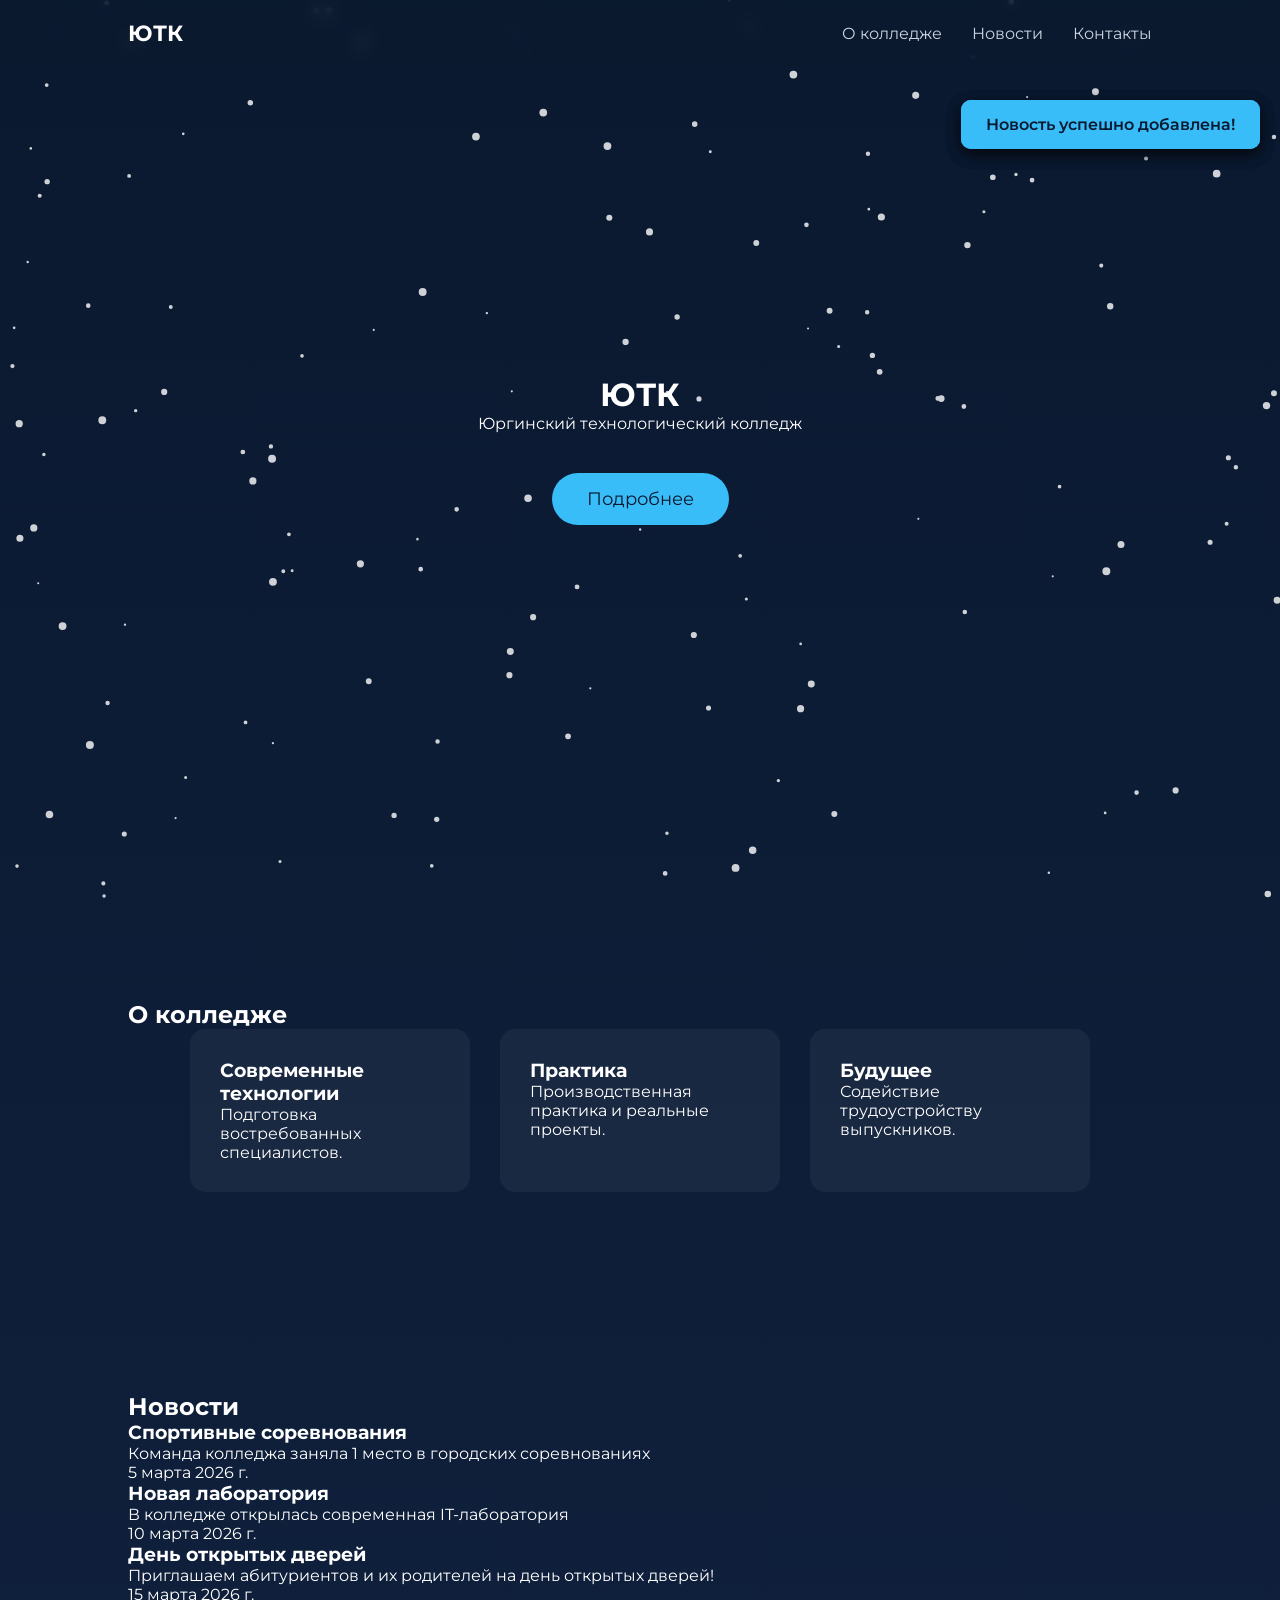
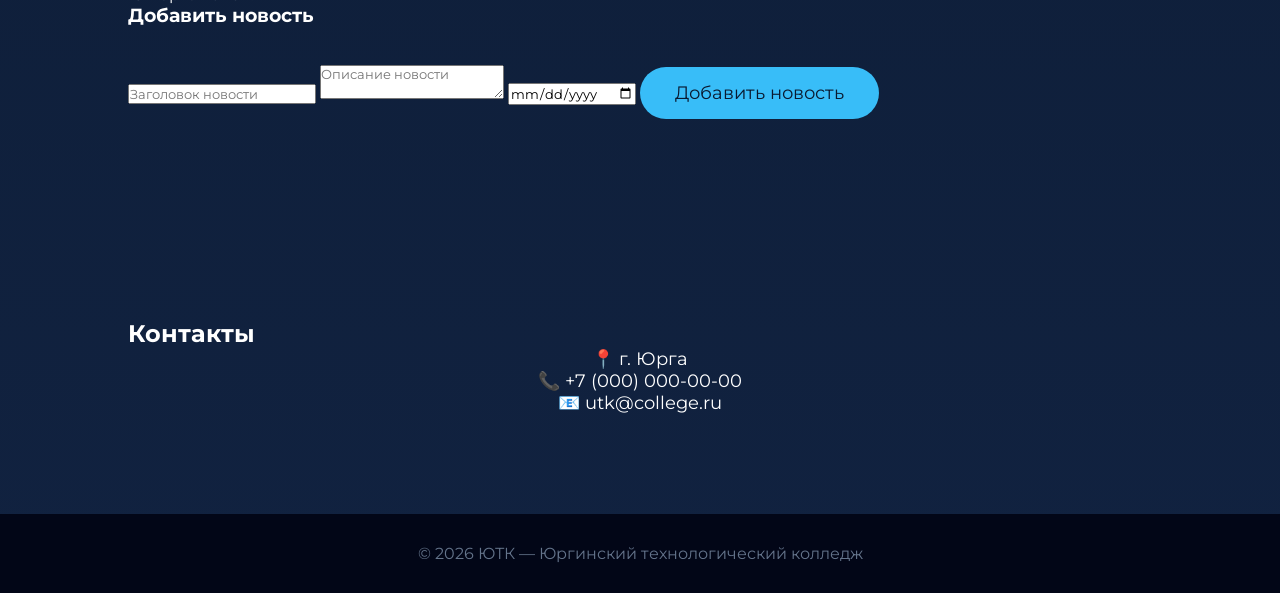
<file: index.html>
<!DOCTYPE html>
<html lang="ru">
<head>
    <meta charset="UTF-8">
    <meta name="viewport" content="width=device-width, initial-scale=1.0">
    <title>ЮТК — Юргинский технологический колледж</title>
    <link rel="stylesheet" href="style.css">
    <link href="https://fonts.googleapis.com/css2?family=Montserrat:wght@300;400;600;700&display=swap" rel="stylesheet">
    <link href="https://unpkg.com/aos@2.3.1/dist/aos.css" rel="stylesheet">
</head>
<body>

<canvas id="snow"></canvas>

<nav>
    <div class="logo">ЮТК</div>
    <div class="menu" id="menu">
        <a href="#about">О колледже</a>
        <a href="#news">Новости</a>
        <a href="#contacts">Контакты</a>
    </div>
    <div class="burger" id="burger">
        <span></span>
        <span></span>
        <span></span>
    </div>
</nav>

<header>
    <h1 data-aos="fade-down">ЮТК</h1>
    <p data-aos="fade-up" data-aos-delay="200">Юргинский технологический колледж</p>
    <button class="btn" id="scrollBtn" data-aos="zoom-in" data-aos-delay="400">Подробнее</button>
</header>

<section id="about">
    <h2 data-aos="fade-right">О колледже</h2>
    <div class="cards">
        <div class="card" data-aos="flip-left" data-aos-delay="100">
            <h3>Современные технологии</h3>
            <p>Подготовка востребованных специалистов.</p>
        </div>
        <div class="card" data-aos="flip-left" data-aos-delay="300">
            <h3>Практика</h3>
            <p>Производственная практика и реальные проекты.</p>
        </div>
        <div class="card" data-aos="flip-left" data-aos-delay="500">
            <h3>Будущее</h3>
            <p>Содействие трудоустройству выпускников.</p>
        </div>
    </div>
</section>

<section id="news">
    <h2 data-aos="fade-right">Новости</h2>
    <div class="news-container" id="newsContainer">
        <!-- Новости будут добавляться сюда -->
    </div>
    
    <div class="add-news-form" data-aos="fade-up">
        <h3>Добавить новость</h3>
        <input type="text" id="newsTitle" placeholder="Заголовок новости" class="news-input">
        <textarea id="newsDesc" placeholder="Описание новости" class="news-input"></textarea>
        <input type="date" id="newsDate" class="news-input">
        <button class="btn news-btn" onclick="addNews()">Добавить новость</button>
    </div>
</section>

<section id="contacts">
    <h2 data-aos="fade-right">Контакты</h2>
    <p class="contact" data-aos="fade-up" data-aos-delay="200">
        📍 г. Юрга<br>
        📞 +7 (000) 000-00-00<br>
        📧 utk@college.ru
    </p>
</section>

<footer>
    © 2026 ЮТК — Юргинский технологический колледж
</footer>

<script src="https://unpkg.com/aos@2.3.1/dist/aos.js"></script>
<script src="script.js"></script>
</body>
</html>
</file>
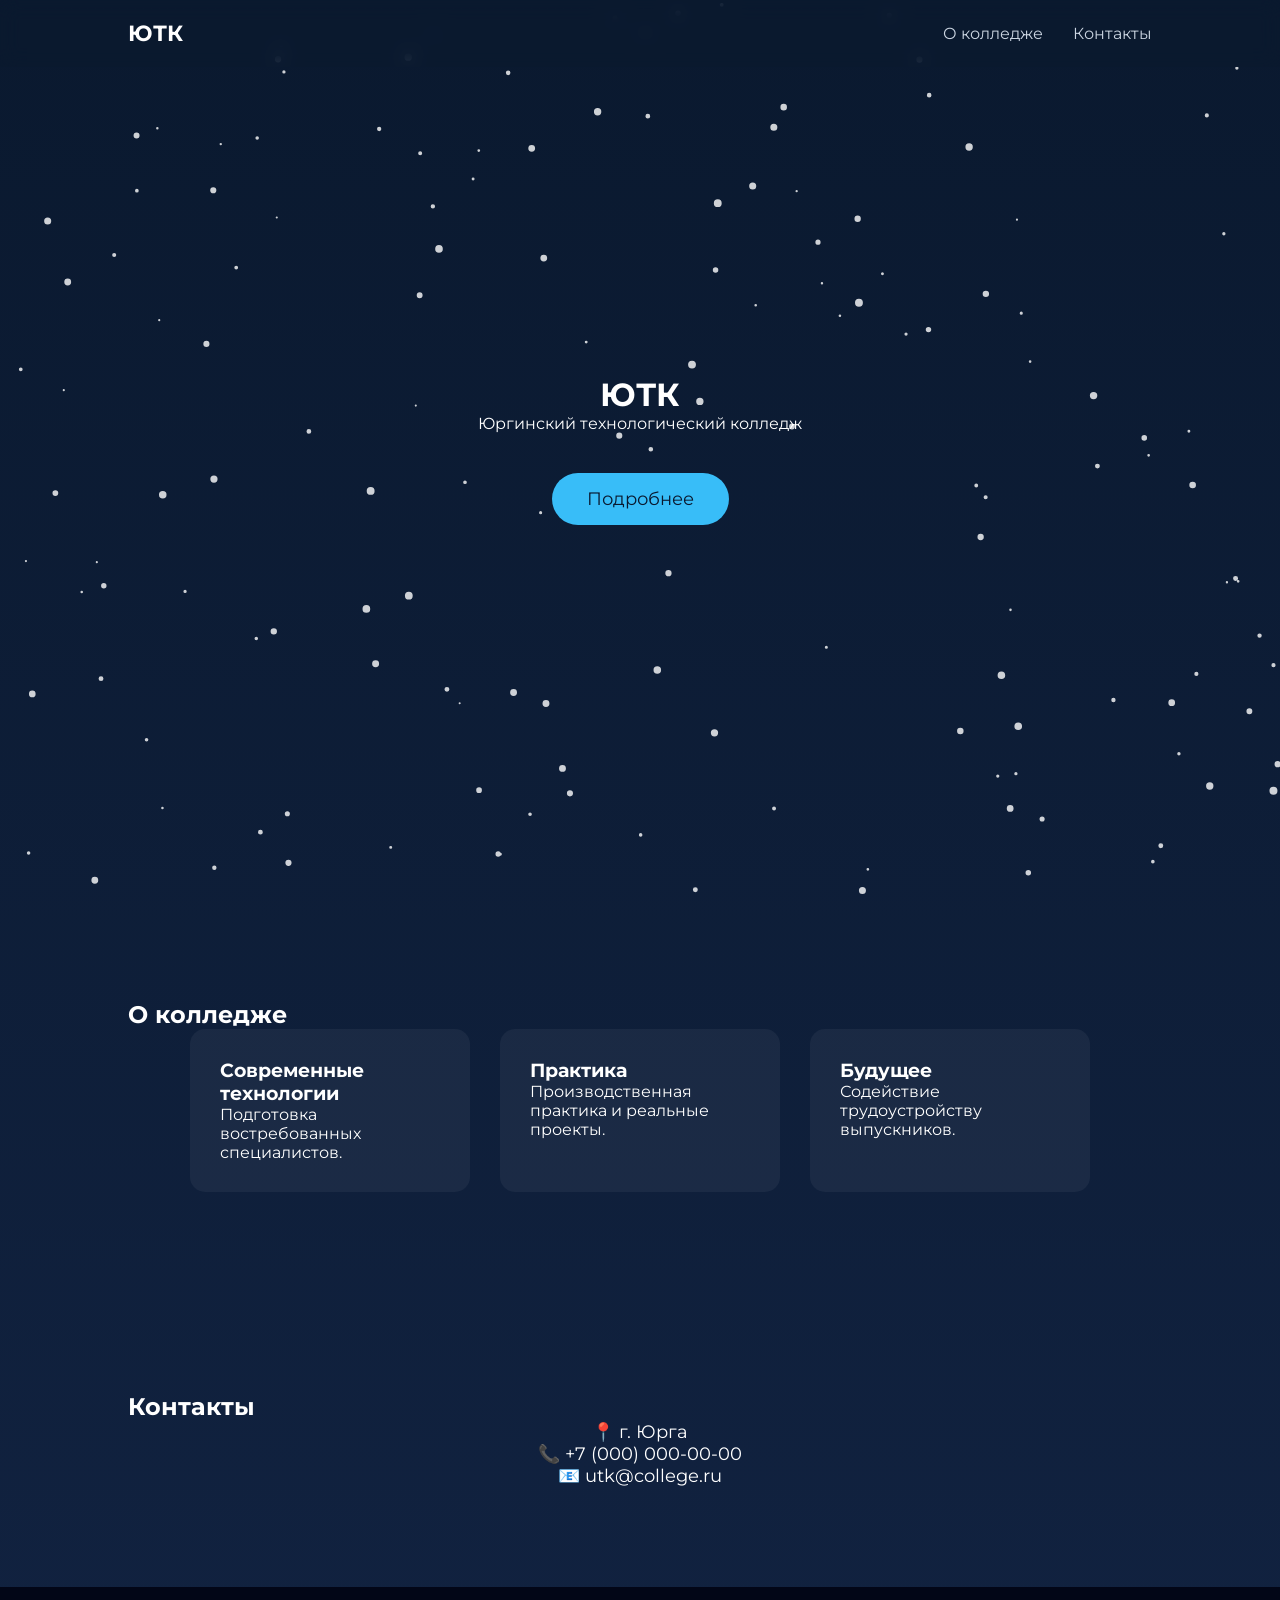
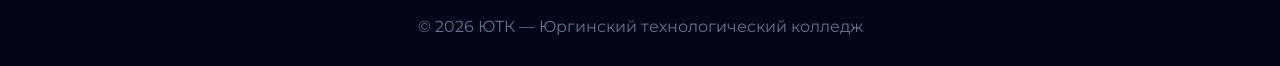
<file: html.html>
<!DOCTYPE html>
<html lang="ru">
<head>
<meta charset="UTF-8">
<meta name="viewport" content="width=device-width, initial-scale=1.0">
<title>ЮТК — Юргинский технологический колледж</title>
<link rel="stylesheet" href="style.css">
<link href="https://fonts.googleapis.com/css2?family=Montserrat:wght@300;400;600;700&display=swap" rel="stylesheet">
</head>
<body>

<canvas id="snow"></canvas>

<nav>
    <div class="logo">ЮТК</div>
    <div class="menu" id="menu">
        <a href="#about">О колледже</a>
        <a href="#contacts">Контакты</a>
    </div>
    <div class="burger" id="burger">
        <span></span>
        <span></span>
        <span></span>
    </div>
</nav>

<header>
    <h1>ЮТК</h1>
    <p>Юргинский технологический колледж</p>
    <button class="btn" id="scrollBtn">Подробнее</button>
</header>

<section id="about">
    <h2>О колледже</h2>
    <div class="cards">
        <div class="card">
            <h3>Современные технологии</h3>
            <p>Подготовка востребованных специалистов.</p>
        </div>
        <div class="card">
            <h3>Практика</h3>
            <p>Производственная практика и реальные проекты.</p>
        </div>
        <div class="card">
            <h3>Будущее</h3>
            <p>Содействие трудоустройству выпускников.</p>
        </div>
    </div>
</section>

<section id="contacts">
    <h2>Контакты</h2>
    <p class="contact">
        📍 г. Юрга<br>
        📞 +7 (000) 000-00-00<br>
        📧 utk@college.ru
    </p>
</section>

<footer>
    © 2026 ЮТК — Юргинский технологический колледж
</footer>

<script src="script.js"></script>
</body>
</html>
</file>
<file: style.css>
*{
    margin:0;
    padding:0;
    box-sizing:border-box;
    font-family:'Montserrat', sans-serif;
}

body{
    background:linear-gradient(to bottom,#0a192f,#112240);
    color:white;
    overflow-x:hidden;
}

canvas{
    position:fixed;
    top:0;
    left:0;
    z-index:-1;
}

nav{
    position:fixed;
    width:100%;
    padding:20px 10%;
    display:flex;
    justify-content:space-between;
    align-items:center;
    background:rgba(10,25,47,0.8);
    backdrop-filter:blur(10px);
}

.logo{
    font-size:22px;
    font-weight:700;
}

.menu{
    display:flex;
    gap:30px;
}

.menu a{
    text-decoration:none;
    color:#cbd5e1;
    transition:0.3s;
}

.menu a:hover{
    color:#38bdf8;
}

.burger{
    display:none;
    flex-direction:column;
    cursor:pointer;
}

.burger span{
    width:25px;
    height:3px;
    background:white;
    margin:4px;
}

header{
    height:100vh;
    display:flex;
    flex-direction:column;
    justify-content:center;
    align-items:center;
    text-align:center;
}

.btn{
    margin-top:40px;
    padding:15px 35px;
    background:#38bdf8;
    border:none;
    border-radius:40px;
    color:#0a192f;
    font-size:18px;
    cursor:pointer;
}

section{
    padding:100px 10%;
}

.cards{
    display:flex;
    gap:30px;
    flex-wrap:wrap;
    justify-content:center;
}

.card{
    background:rgba(255,255,255,0.05);
    padding:30px;
    width:280px;
    border-radius:15px;
    transition:0.4s;
}

.card:hover{
    background:rgba(56,189,248,0.2);
    transform:translateY(-10px);
}

.contact{
    text-align:center;
    font-size:18px;
}

footer{
    text-align:center;
    padding:30px;
    background:#020617;
    color:#64748b;
}

@media(max-width:768px){
    .menu{
        position:absolute;
        top:80px;
        right:0;
        background:#0a192f;
        flex-direction:column;
        width:200px;
        padding:20px;
        transform:translateX(100%);
        transition:0.4s;
    }
    .menu.active{
        transform:translateX(0);
    }
    .burger{
        display:flex;
    }
}
</file>
